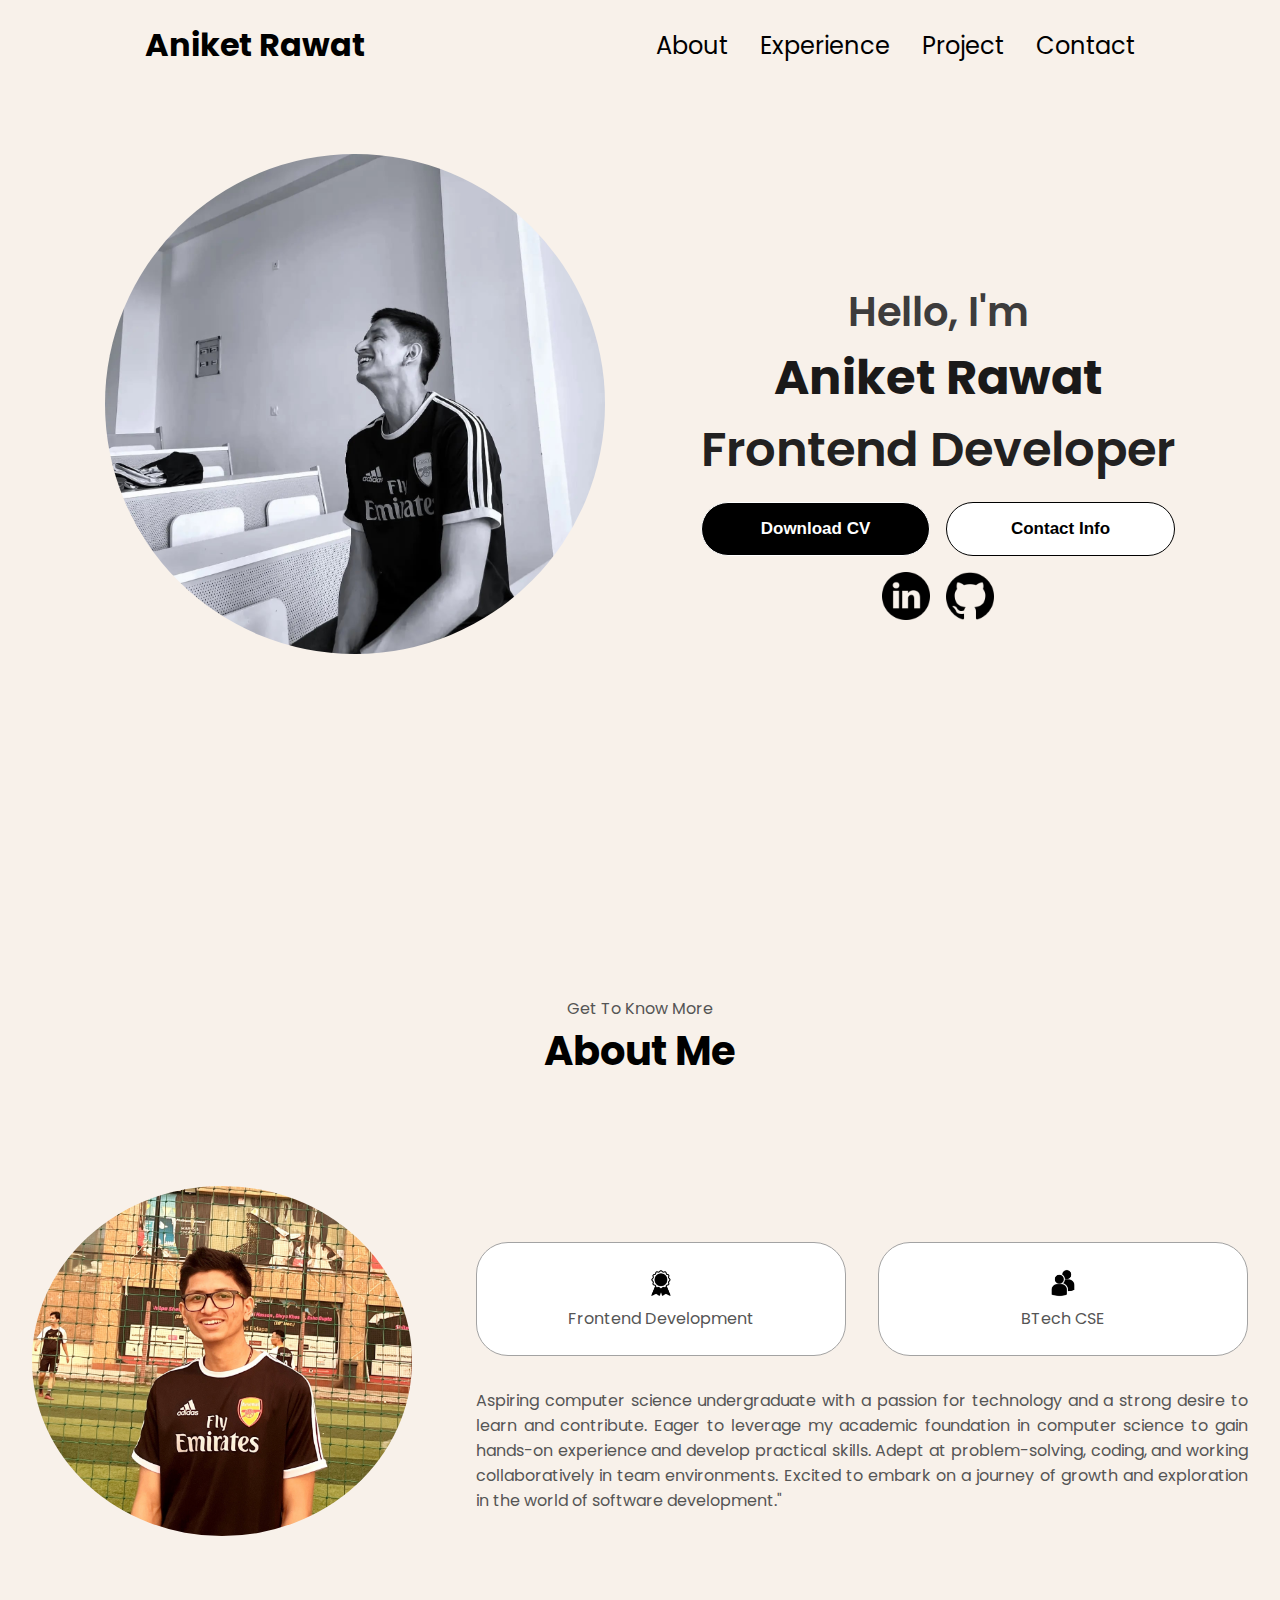
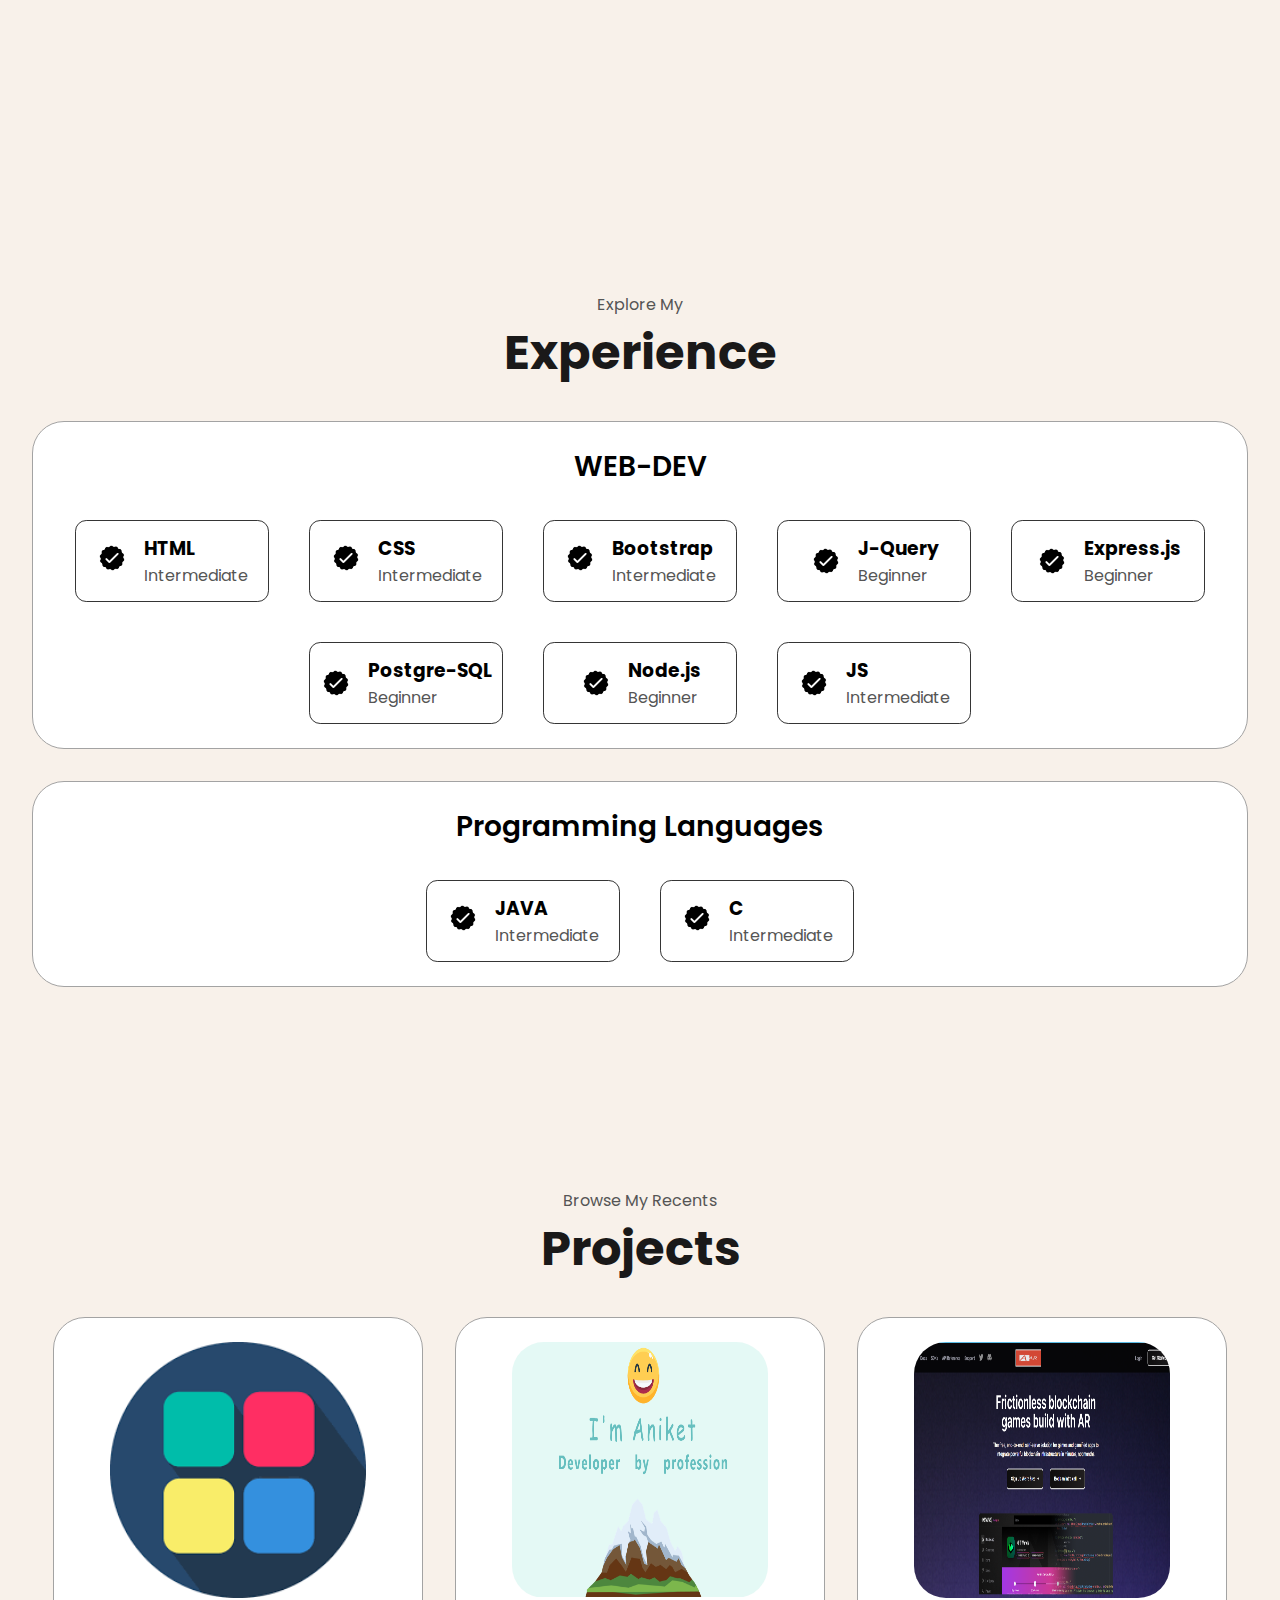
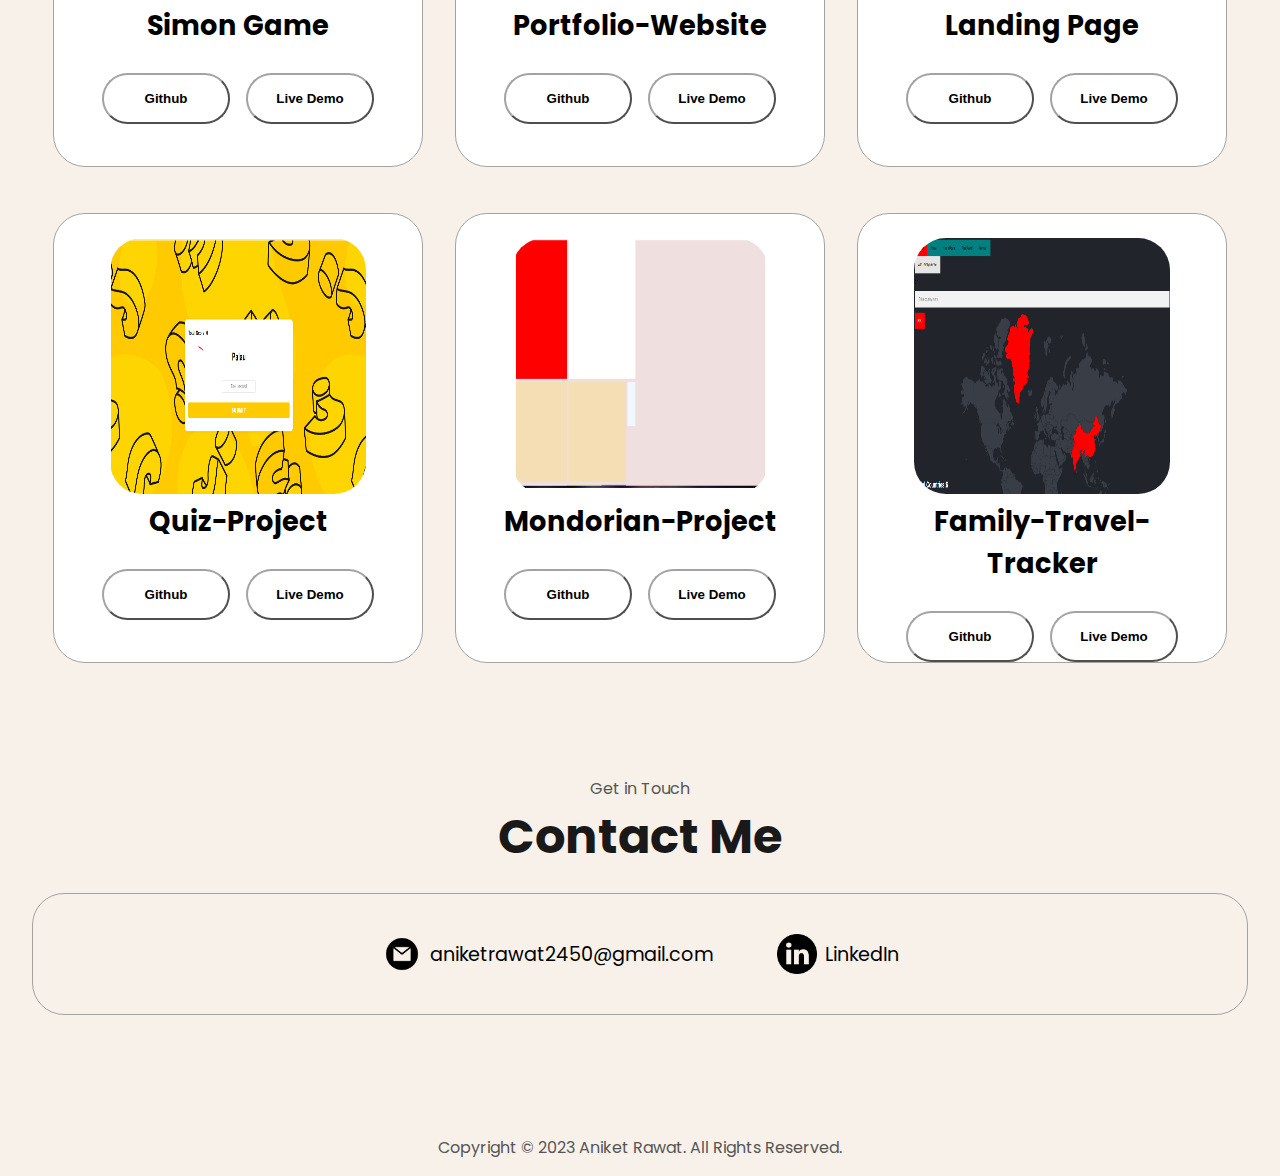
<file: index.html>
<!DOCTYPE html>
<html lang="en">
  <head>
    <meta charset="UTF-8" />
    <meta name="viewport" content="width=device-width, initial-scale=1.0" />
    <title>My portfolio</title>
    <link rel="stylesheet" href="style.css" />
    <link rel="stylesheet" href="mediaqueries.css" />
  </head>
  <body>
    <!-- Navbar -->
    <nav id="desktop-nav">
      <div class="logo">Aniket Rawat</div>
      <div>
        <ul class="nav-links">
          <li><a class="nav-items" href="#About-page">About</a></li>
          <li><a class="nav-items" href="#experience">Experience</a></li>
          <li><a class="nav-items" href="#projects">Project</a></li>
          <li><a class="nav-items" href="ContactForm.html">Contact</a></li>
        </ul>
      </div>
    </nav>

    <!-- Profile Page -->
    <section id="profile">
      <div class="section-container">
        <div class="section__pic-container">
          <img
            src="./Asset/1705903536362.jpg"
            alt="This is a profile picture"
          />
        </div>
        <div class="section__text">
          <div class="intro">
            <p class="section__text__p1">Hello, I'm</p>
            <h1 class="title">Aniket Rawat</h1>
            <p class="section__text__p2">Frontend Developer</p>
          </div>
          <div class="btn-container">
            <button
              class="btn btn-color-2"
              onclick="window.open('./Asset/Resume.pdf')"
            >
              Download CV
            </button>
            <button class="btn btn-color-1" onclick="openContactForm()">
              Contact Info
            </button>
          </div>
          <div id="socials-container">
            <img
              src="./Asset/linkedin.png"
              alt="My LinkedIn Profile"
              class="icon"
              onclick="location.href='https://www.linkedin.com/in/aniket-rawat-a264b3227/'"
            />
            <img
              src="./Asset/github.png"
              alt="My github Profile Profile"
              class="icon"
              onclick="location.href='https://github.com/Aniket2562003/'"
            />
          </div>
        </div>
      </div>
    </section>
    <!-- About Page  -->
    <section id="About-page">
      <p class="p1">Get To Know More</p>
      <h1>About Me</h1>
      <div class="About-Container">
        <div class="About-pic-container">
          <img src="./Asset/Aniket.jpg" alt="This is an Image" />
        </div>
        <div class="About-Container-intro">
          <div class="About-Container-intro-1">
            <div class="E-C Experience-container">
              <img src="./Asset/experience.png" alt="Logo for experience" />
              <!-- <p>2+ years</p> -->
              <p>Frontend Development</p>
            </div>
            <div class="E-C Education-Qualification-Container">
              <img src="./Asset/education.png" alt="Education Logo" />
              <p>BTech CSE</p>
              <!-- <p>MTech Masters Degree</p> -->
            </div>
          </div>
          <div class="About-Container-intro-2">
            <p class="p2">
              Aspiring computer science undergraduate with a passion for
              technology and a strong desire to learn and contribute. Eager to
              leverage my academic foundation in computer science to gain
              hands-on experience and develop practical skills. Adept at
              problem-solving, coding, and working collaboratively in team
              environments. Excited to embark on a journey of growth and
              exploration in the world of software development."
            </p>
          </div>
        </div>
      </div>
    </section>

    <!-- -Experience Section  -->
    <section id="experience">
      <p class="section_text_pq">Explore My</p>
      <h1 class="title">Experience</h1>
      <div class="skills-container">
        <div class="skill-container-1">
          <h1 class="skill-Domain">WEB-DEV</h1>
          <div class="skills">
            <article>
              <div>
                <img
                  class="checkmark-icon"
                  src="./Asset/checkmark.png"
                  alt="This is a checkmark image"
                />
              </div>
              <div>
                <h3>HTML</h3>
                <p>Intermediate</p>
              </div>
            </article>
            <article>
              <div>
                <img
                  class="checkmark-icon"
                  src="./Asset/checkmark.png"
                  alt="This is a checkmark image"
                />
              </div>
              <div>
                <h3>CSS</h3>
                <p>Intermediate</p>
              </div>
            </article>
            <article>
              <div>
                <img
                  class="checkmark-icon"
                  src="./Asset/checkmark.png"
                  alt="This is a checkmark image"
                />
              </div>
              <div>
                <h3>Bootstrap</h3>
                <p>Intermediate</p>
              </div>
            </article>

            <article>
              <div class="checkmark-icon">
                <img
                  class="checkmark-icon"
                  src="./Asset/checkmark.png"
                  alt="This is a checkmark image"
                />
              </div>
              <div>
                <h3>J-Query</h3>
                <p>Beginner</p>
              </div>
            </article>

            <article>
              <div class="checkmark-icon">
                <img
                  class="checkmark-icon"
                  src="./Asset/checkmark.png"
                  alt="This is a checkmark image"
                />
              </div>
              <div>
                <h3>Express.js</h3>
                <p>Beginner</p>
              </div>
            </article>

            <article>
              <div class="checkmark-icon">
                <img
                  class="checkmark-icon"
                  src="./Asset/checkmark.png"
                  alt="This is a checkmark image"
                />
              </div>
              <div>
                <h3>Postgre-SQL</h3>
                <p>Beginner</p>
              </div>
            </article>

            <article>
              <div class="checkmark-icon">
                <img
                  class="checkmark-icon"
                  src="./Asset/checkmark.png"
                  alt="This is a checkmark image"
                />
              </div>
              <div>
                <h3>Node.js</h3>
                <p>Beginner</p>
              </div>
            </article>

            <article>
              <div class="checkmark-icon">
                <img
                  class="checkmark-icon"
                  src="./Asset/checkmark.png"
                  alt="This is a checkmark image"
                />
              </div>
              <div>
                <h3>JS</h3>
                <p>Intermediate</p>
              </div>
            </article>
          </div>
        </div>

        <div class="skill-container-2">
          <h1 class="skill-Domain">Programming Languages</h1>
          <div class="skills">
            <article>
              <div>
                <img
                  class="checkmark-icon"
                  src="./Asset/checkmark.png"
                  alt="This is a checkmark image"
                />
              </div>
              <div>
                <h3>JAVA</h3>
                <p>Intermediate</p>
              </div>
            </article>
            <article>
              <div>
                <img
                  class="checkmark-icon"
                  src="./Asset/checkmark.png"
                  alt="This is a checkmark image"
                />
              </div>
              <div>
                <h3>C</h3>
                <p>Intermediate</p>
              </div>
            </article>

            <!-- <article>
              <div>
                <img
                  class="checkmark-icon"
                  src="./Asset/checkmark.png"
                  alt="This is a checkmark image"
                />
              </div>
              <div>
                <h3>HTML</h3>
                <p>Experienced</p>
              </div>
            </article> -->
            <!-- <article>
              <div>
                <img
                  class="checkmark-icon"
                  src="./Asset/checkmark.png"
                  alt="This is a checkmark image"
                />
              </div>
              <div>
                <h3>HTML</h3>
                <p>Experienced</p>
              </div>
            </article> -->
            <!-- <article>
              <div>
                <img
                  class="checkmark-icon"
                  src="./Asset/checkmark.png"
                  alt="This is a checkmark image"
                />
              </div>
              <div>
                <h3>HTML</h3>
                <p>Experienced</p>
              </div>
            </article> -->
            <!-- <article>
              <div class="checkmark-icon">
                <img
                  class="checkmark-icon"
                  src="./Asset/checkmark.png"
                  alt="This is a checkmark image"
                />
              </div>
              <div>
                <h3>HTML</h3>
                <p>Experienced</p>
              </div>
            </article> -->
          </div>
        </div>
      </div>
    </section>

    <!-- Projects -->
    <section id="projects">
      <p class="p1">Browse My Recents</p>
      <h1 class="title">Projects</h1>
      <div class="projects-container">
        <div class="project-div project-One">
          <div class="Project-img-container">
            <img class="project-img" src="./Asset/download.png" alt="" />
          </div>
          <h2>Simon Game</h2>
          <div class="projects-container-buttons">
            <button
              onclick="window.location.href='https://github.com/Aniket2562003/Simon-Game'"
            >
              Github
            </button>
            <button
              onclick="window.location.href='https://aniket2562003.github.io/Simon-Game/'"
            >
              Live Demo
            </button>
          </div>
        </div>

        <div class="project-div project-Two">
          <div class="Project-img-container">
            <img
              class="project-img"
              src="./Asset/Capstone-Project-Portfolio.png"
              alt=""
            />
          </div>
          <h2>Portfolio-Website</h2>
          <div class="projects-container-buttons">
            <button
              onclick="window.location.href='https://github.com/Aniket2562003/Capstone_project-Portfolio-Website'"
            >
              Github
            </button>
            <button
              onclick="window.location.href='https://aniket2562003.github.io/Capstone_project-Portfolio-Website/'"
            >
              Live Demo
            </button>
          </div>
        </div>

        <div class="project-div project-Three">
          <div class="Project-img-container">
            <img class="project-img" src="./Asset/Metafab.png" />
          </div>
          <h2>Landing Page</h2>
          <div class="projects-container-buttons">
            <button
              onclick="window.location.href='https://github.com/Aniket2562003/MetaFab_Landing-Page '"
            >
              Github
            </button>
            <button
              onclick="window.location.href='https://aniket2562003.github.io/MetaFab_Landing-Page/'"
            >
              Live Demo
            </button>
          </div>
        </div>

        <div class="project-div project-Three">
          <div class="Project-img-container">
            <img
              class="project-img"
              src="./Asset/Screenshot 2024-01-30 213019.png"
            />
          </div>
          <h2>Quiz-Project</h2>
          <div class="projects-container-buttons">
            <button
              onclick="window.location.href='https://github.com/Aniket2562003/World-Capital-Quiz-Project'"
            >
              Github
            </button>
            <button>Live Demo</button>
          </div>
        </div>

        <div class="project-div project-Three">
          <div class="Project-img-container">
            <img
              class="project-img"
              src="./Asset/Screenshot 2024-01-30 213723.png"
            />
          </div>
          <h2>Mondorian-Project</h2>
          <div class="projects-container-buttons">
            <button
              onclick="window.location.href='https://github.com/Aniket2562003/Mondrian-Project'"
            >
              Github
            </button>
            <button>Live Demo</button>
          </div>
        </div>

        <div class="project-div project-Three">
          <div class="Project-img-container">
            <img
              class="project-img"
              src="./Asset/Screenshot 2024-01-30 214445.png"
            />
          </div>
          <h2>Family-Travel-Tracker</h2>
          <div class="projects-container-buttons">
            <button
              onclick="window.location.href='https://github.com/Aniket2562003/Family-Travel-Tracker'"
            >
              Github
            </button>
            <button>Live Demo</button>
          </div>
        </div>
      </div>
    </section>

    <!-- Contact-Section -->
    <section id="contact">
      <div class="contact-container">
        <p>Get in Touch</p>
        <h1 class="title">Contact Me</h1>
        <div class="contact-info">
          <div class="contact-info-container">
            <img src="./Asset/email.png" alt="Email icon" />
            <p class="email"><a>aniketrawat2450@gmail.com</a></p>
          </div>
          <div class="contact-info-container">
            <img src="./Asset/linkedin.png" alt="Email icon" />
            <p class="Linkedin-link">
              <a href="https://www.linkedin.com/in/aniket-rawat-a264b3227/'"
                >LinkedIn</a
              >
            </p>
          </div>
        </div>
      </div>
    </section>

    <!-- Footer-Page -->
    <footer>
      <div>
        <p>Copyright © 2023 Aniket Rawat. All Rights Reserved.</p>
      </div>
    </footer>
    <script src="script.js"></script>
  </body>
</html>
</file>
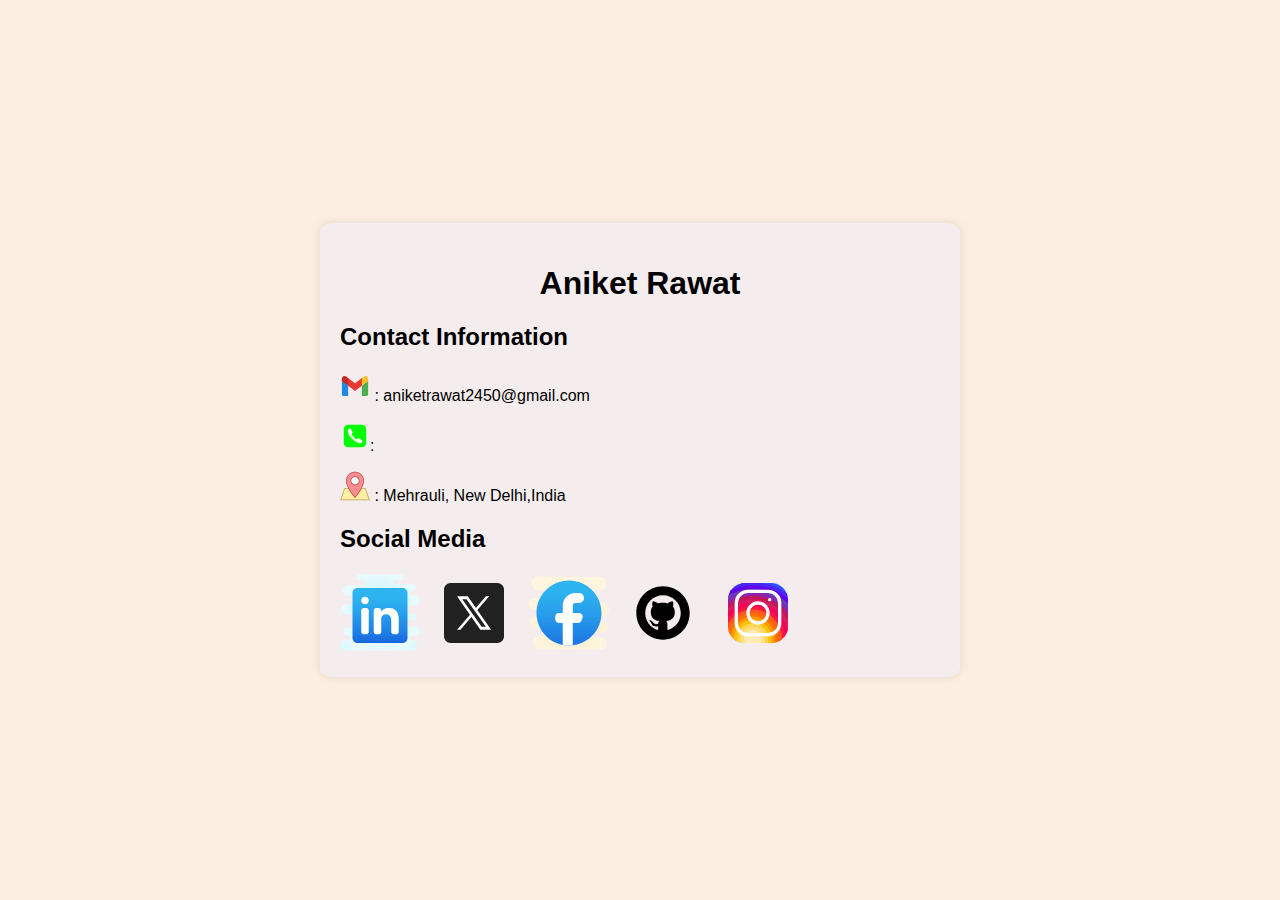
<file: ContactForm.html>
<!DOCTYPE html>
<html lang="en">
  <head>
    <meta charset="UTF-8" />
    <meta name="viewport" content="width=device-width, initial-scale=1.0" />

    <title>Your Portfolio</title>
    <style>
      body {
        font-family: Arial, sans-serif;
        margin: 0;
        display: flex;
        justify-content: center;
        align-items: center;
        height: 100vh;
        background-color: #fcefe2;
      }
      #portfolio-container {
        background-color: rgb(245, 237, 237);
        max-width: 600px;
        width: 100%;
        padding: 20px;
        box-shadow: 0 0 10px rgba(0, 0, 0, 0.1);
        border-radius: 2%;
      }

      h1 {
        color: Aniket;
        text-align: center;
      }

      .contact-info {
        margin-top: 20px;
      }

      .social-media {
        margin-top: 20px;
      }

      .social-icon {
        margin-right: 10px;
        text-decoration: none;
        color: #333;
      }
    </style>
  </head>
  <body>
    <div id="portfolio-container">
      <header>
        <h1 class="Form-name">Aniket Rawat</h1>
      </header>

      <section class="contact-info">
        <h2>Contact Information</h2>
        <p>
          <svg
            xmlns="http://www.w3.org/2000/svg"
            x="0px"
            y="0px"
            width="30"
            height="30"
            viewBox="0 0 48 48"
          >
            <path
              fill="#4caf50"
              d="M45,16.2l-5,2.75l-5,4.75L35,40h7c1.657,0,3-1.343,3-3V16.2z"
            ></path>
            <path
              fill="#1e88e5"
              d="M3,16.2l3.614,1.71L13,23.7V40H6c-1.657,0-3-1.343-3-3V16.2z"
            ></path>
            <polygon
              fill="#e53935"
              points="35,11.2 24,19.45 13,11.2 12,17 13,23.7 24,31.95 35,23.7 36,17"
            ></polygon>
            <path
              fill="#c62828"
              d="M3,12.298V16.2l10,7.5V11.2L9.876,8.859C9.132,8.301,8.228,8,7.298,8h0C4.924,8,3,9.924,3,12.298z"
            ></path>
            <path
              fill="#fbc02d"
              d="M45,12.298V16.2l-10,7.5V11.2l3.124-2.341C38.868,8.301,39.772,8,40.702,8h0 C43.076,8,45,9.924,45,12.298z"
            ></path>
          </svg>

          : aniketrawat2450@gmail.com
        </p>
        <p>
          <svg
            xmlns="http://www.w3.org/2000/svg"
            x="0px"
            y="0px"
            width="30"
            height="30"
            viewBox="0 0 48 48"
          >
            <path
              fill="#0f0"
              d="M13,42h22c3.866,0,7-3.134,7-7V13c0-3.866-3.134-7-7-7H13c-3.866,0-7,3.134-7,7v22	C6,38.866,9.134,42,13,42z"
            ></path>
            <path
              fill="#fff"
              d="M35.45,31.041l-4.612-3.051c-0.563-0.341-1.267-0.347-1.836-0.017c0,0,0,0-1.978,1.153	c-0.265,0.154-0.52,0.183-0.726,0.145c-0.262-0.048-0.442-0.191-0.454-0.201c-1.087-0.797-2.357-1.852-3.711-3.205	c-1.353-1.353-2.408-2.623-3.205-3.711c-0.009-0.013-0.153-0.193-0.201-0.454c-0.037-0.206-0.009-0.46,0.145-0.726	c1.153-1.978,1.153-1.978,1.153-1.978c0.331-0.569,0.324-1.274-0.017-1.836l-3.051-4.612c-0.378-0.571-1.151-0.722-1.714-0.332	c0,0-1.445,0.989-1.922,1.325c-0.764,0.538-1.01,1.356-1.011,2.496c-0.002,1.604,1.38,6.629,7.201,12.45l0,0l0,0l0,0l0,0	c5.822,5.822,10.846,7.203,12.45,7.201c1.14-0.001,1.958-0.248,2.496-1.011c0.336-0.477,1.325-1.922,1.325-1.922	C36.172,32.192,36.022,31.419,35.45,31.041z"
            ></path></svg
          >: 
        </p>
        <p>
          <img
            src="[data-uri]"
          />
          : Mehrauli, New Delhi,India
        </p>
      </section>

      <section class="social-media">
        <h2>Social Media</h2>

        <a
          href="https://www.linkedin.com/in/aniket-rawat-a264b3227"
          target="_blank"
          class="social-icon"
        >
          <svg
            xmlns="http://www.w3.org/2000/svg"
            x="0px"
            y="0px"
            width="80"
            height="80"
            viewBox="0 0 64 64"
          >
            <radialGradient
              id="jAVUMfCM1liBjYZwQpghOa_118979_gr1"
              cx="32"
              cy="31.5"
              r="31.259"
              gradientUnits="userSpaceOnUse"
              spreadMethod="reflect"
            >
              <stop offset="0" stop-color="#c5f1ff"></stop>
              <stop offset=".35" stop-color="#cdf3ff"></stop>
              <stop offset=".907" stop-color="#e4faff"></stop>
              <stop offset="1" stop-color="#e9fbff"></stop>
            </radialGradient>
            <path
              fill="url(#jAVUMfCM1liBjYZwQpghOa_118979_gr1)"
              d="M58,54c-1.105,0-2-0.895-2-2c0-1.105,0.895-2,2-2h2.5c1.925,0,3.5-1.575,3.5-3.5 S62.425,43,60.5,43H50c-1.381,0-2.5-1.119-2.5-2.5c0-1.381,1.119-2.5,2.5-2.5h8c1.65,0,3-1.35,3-3c0-1.65-1.35-3-3-3H42v-6h18 c2.335,0,4.22-2.028,3.979-4.41C63.77,19.514,61.897,18,59.811,18H58c-1.105,0-2-0.895-2-2c0-1.105,0.895-2,2-2h0.357 c1.308,0,2.499-0.941,2.63-2.242C61.137,10.261,59.966,9,58.5,9h-14C43.672,9,43,8.328,43,7.5S43.672,6,44.5,6h3.857 c1.308,0,2.499-0.941,2.63-2.242C51.137,2.261,49.966,1,48.5,1L15.643,1c-1.308,0-2.499,0.941-2.63,2.242 C12.863,4.739,14.034,6,15.5,6H19c1.105,0,2,0.895,2,2c0,1.105-0.895,2-2,2H6.189c-2.086,0-3.958,1.514-4.168,3.59 C1.78,15.972,3.665,18,6,18h2.5c1.933,0,3.5,1.567,3.5,3.5c0,1.933-1.567,3.5-3.5,3.5H5.189c-2.086,0-3.958,1.514-4.168,3.59 C0.78,30.972,2.665,33,5,33h17v11H6c-1.65,0-3,1.35-3,3c0,1.65,1.35,3,3,3h0c1.105,0,2,0.895,2,2c0,1.105-0.895,2-2,2H4.189 c-2.086,0-3.958,1.514-4.168,3.59C-0.22,59.972,1.665,62,4,62h53.811c2.086,0,3.958-1.514,4.168-3.59C62.22,56.028,60.335,54,58,54z"
            ></path>
            <linearGradient
              id="jAVUMfCM1liBjYZwQpghOb_118979_gr2"
              x1="32"
              x2="32"
              y1="59.381"
              y2="15.381"
              gradientUnits="userSpaceOnUse"
              spreadMethod="reflect"
            >
              <stop offset="0" stop-color="#155cde"></stop>
              <stop offset=".278" stop-color="#1f7fe5"></stop>
              <stop offset=".569" stop-color="#279ceb"></stop>
              <stop offset=".82" stop-color="#2cafef"></stop>
              <stop offset="1" stop-color="#2eb5f0"></stop>
            </linearGradient>
            <path
              fill="url(#jAVUMfCM1liBjYZwQpghOb_118979_gr2)"
              d="M50,12H14c-2.209,0-4,1.791-4,4v36c0,2.209,1.791,4,4,4h36c2.209,0,4-1.791,4-4V16 C54,13.791,52.209,12,50,12z"
            ></path>
            <path
              fill="#fff"
              d="M19 28h2c1.105 0 2 .895 2 2v17c0 1.105-.895 2-2 2h-2c-1.105 0-2-.895-2-2V30C17 28.895 17.895 28 19 28zM19.981 25h-.033C18.158 25 17 23.664 17 22c0-1.706 1.195-3 3.019-3 1.823 0 2.948 1.294 2.981 3C23 23.664 21.842 25 19.981 25zM45 49h-2c-1.105 0-2-.895-2-2v-9.372c0-2.749-1.506-4.624-4.239-4.624-1.953 0-3.133 1.265-3.626 2.485C32.954 35.929 33 37.14 33 37.75V47c0 1.105-.888 2-1.993 2H29c-1.105 0-2-.895-2-2V30c0-1.105.895-2 2-2h2.007c1.105 0 2 .895 2 2v1.021C33.911 29.625 35.564 28 39.173 28 43.646 28 47 30.563 47 36.842V47C47 48.105 46.105 49 45 49z"
            ></path>
          </svg>
        </a>

        <a
          href="https://twitter.com/ANIKETR21304710"
          target="_blank"
          class="social-icon"
        >
          <svg
            xmlns="http://www.w3.org/2000/svg"
            x="0px"
            y="0px"
            width="80"
            height="80"
            viewBox="0 0 48 48"
          >
            <path
              fill="#212121"
              fill-rule="evenodd"
              d="M38,42H10c-2.209,0-4-1.791-4-4V10c0-2.209,1.791-4,4-4h28	c2.209,0,4,1.791,4,4v28C42,40.209,40.209,42,38,42z"
              clip-rule="evenodd"
            ></path>
            <path
              fill="#fff"
              d="M34.257,34h-6.437L13.829,14h6.437L34.257,34z M28.587,32.304h2.563L19.499,15.696h-2.563 L28.587,32.304z"
            ></path>
            <polygon
              fill="#fff"
              points="15.866,34 23.069,25.656 22.127,24.407 13.823,34"
            ></polygon>
            <polygon
              fill="#fff"
              points="24.45,21.721 25.355,23.01 33.136,14 31.136,14"
            ></polygon>
          </svg>
        </a>

        <a
          href="https://www.facebook.com/aniket.rawat.52687506"
          target="_blank"
          class="social-icon"
        >
          <svg
            xmlns="http://www.w3.org/2000/svg"
            x="0px"
            y="0px"
            width="80"
            height="80"
            viewBox="0 0 64 64"
          >
            <radialGradient
              id="nT5WH7nXAOiS46rXmee3Oa_msQ6HdxpqUmi_gr1"
              cx="33.34"
              cy="27.936"
              r="43.888"
              gradientTransform="matrix(1 0 0 -1 0 66)"
              gradientUnits="userSpaceOnUse"
            >
              <stop offset="0" stop-color="#f4e9c3"></stop>
              <stop offset=".219" stop-color="#f8eecd"></stop>
              <stop offset=".644" stop-color="#fdf4dc"></stop>
              <stop offset="1" stop-color="#fff6e1"></stop>
            </radialGradient>
            <path
              fill="url(#nT5WH7nXAOiS46rXmee3Oa_msQ6HdxpqUmi_gr1)"
              d="M51.03,37.34c0.16,0.98,1.08,1.66,2.08,1.66h5.39c2.63,0,4.75,2.28,4.48,4.96	C62.74,46.3,60.64,48,58.29,48H49c-1.22,0-2.18,1.08-1.97,2.34c0.16,0.98,1.08,1.66,2.08,1.66h8.39c1.24,0,2.37,0.5,3.18,1.32	C61.5,54.13,62,55.26,62,56.5c0,2.49-2.01,4.5-4.5,4.5h-49c-1.52,0-2.9-0.62-3.89-1.61C3.62,58.4,3,57.02,3,55.5	C3,52.46,5.46,50,8.5,50H14c1.22,0,2.18-1.08,1.97-2.34C15.81,46.68,14.89,44,13.89,44H5.5c-2.63,0-4.75-2.28-4.48-4.96	C1.26,36.7,3.36,35,5.71,35H8c1.71,0,3.09-1.43,3-3.16C10.91,30.22,9.45,29,7.83,29H4.5c-2.63,0-4.75-2.28-4.48-4.96	C0.26,21.7,2.37,20,4.71,20H20c0.83,0,1.58-0.34,2.12-0.88C22.66,18.58,23,17.83,23,17c0-1.66-1.34-3-3-3h-1.18	c-0.62-0.09-1.43,0-2.32,0h-9c-1.52,0-2.9-0.62-3.89-1.61S2,10.02,2,8.5C2,5.46,4.46,3,7.5,3h49c3.21,0,5.8,2.79,5.47,6.06	C61.68,11.92,60.11,14,57.24,14H52c-2.76,0-5,2.24-5,5c0,1.38,0.56,2.63,1.46,3.54C49.37,23.44,50.62,24,52,24h6.5	c3.21,0,5.8,2.79,5.47,6.06C63.68,32.92,61.11,35,58.24,35H53C51.78,35,50.82,36.08,51.03,37.34z"
            ></path>
            <linearGradient
              id="nT5WH7nXAOiS46rXmee3Ob_msQ6HdxpqUmi_gr2"
              x1="32"
              x2="32"
              y1="-3.34"
              y2="59.223"
              gradientTransform="matrix(1 0 0 -1 0 66)"
              gradientUnits="userSpaceOnUse"
            >
              <stop offset="0" stop-color="#155cde"></stop>
              <stop offset=".278" stop-color="#1f7fe5"></stop>
              <stop offset=".569" stop-color="#279ceb"></stop>
              <stop offset=".82" stop-color="#2cafef"></stop>
              <stop offset="1" stop-color="#2eb5f0"></stop>
            </linearGradient>
            <path
              fill="url(#nT5WH7nXAOiS46rXmee3Ob_msQ6HdxpqUmi_gr2)"
              d="M58,32c0,13.35-10.05,24.34-23,25.83C34.02,57.94,33.01,58,32,58c-1.71,0-3.38-0.17-5-0.49	C15.03,55.19,6,44.65,6,32C6,17.64,17.64,6,32,6S58,17.64,58,32z"
            ></path>
            <path
              fill="#fff"
              d="M42.8,36.05l-0.76,2C41.6,39.22,40.46,40,39.19,40H35v17.83C34.02,57.94,33.01,58,32,58	c-1.71,0-3.38-0.17-5-0.49V40h-2.95C22.36,40,21,38.66,21,37v-2c0-1.66,1.36-3,3.05-3H27v-6c0-5.51,4.49-10,10-10h3	c2.21,0,4,1.79,4,4s-1.79,4-4,4h-3c-1.1,0-2,0.9-2,2v6h4.95C42.08,32,43.55,34.09,42.8,36.05z"
            ></path>
          </svg>
        </a>
        <a
          href=" https://github.com/Aniket2562003"
          target="_blank"
          class="social-icon"
        >
          <svg
            xmlns="http://www.w3.org/2000/svg"
            x="0px"
            y="0px"
            width="80"
            height="80"
            viewBox="0 0 72 72"
          >
            <path
              d="M 36 12 C 22.745 12 12 22.745 12 36 C 12 49.255 22.745 60 36 60 C 49.255 60 60 49.255 60 36 C 60 22.745 49.255 12 36 12 z M 36 20 C 44.837 20 52 27.163 52 36 C 52 43.284178 47.128298 49.420174 40.46875 51.355469 C 40.198559 51.103128 39.941627 50.74363 39.953125 50.285156 C 39.980125 49.233156 39.953125 46.778953 39.953125 45.876953 C 39.953125 44.328953 38.972656 43.230469 38.972656 43.230469 C 38.972656 43.230469 46.654297 43.316141 46.654297 35.119141 C 46.654297 31.957141 45.003906 30.310547 45.003906 30.310547 C 45.003906 30.310547 45.872125 26.933953 44.703125 25.501953 C 43.393125 25.359953 41.046922 26.753297 40.044922 27.404297 C 40.044922 27.404297 38.457406 26.753906 35.816406 26.753906 C 33.175406 26.753906 31.587891 27.404297 31.587891 27.404297 C 30.586891 26.753297 28.239687 25.360953 26.929688 25.501953 C 25.760688 26.933953 26.628906 30.310547 26.628906 30.310547 C 26.628906 30.310547 24.974609 31.956141 24.974609 35.119141 C 24.974609 43.316141 32.65625 43.230469 32.65625 43.230469 C 32.65625 43.230469 31.782197 44.226723 31.693359 45.652344 C 31.180078 45.833418 30.48023 46.048828 29.8125 46.048828 C 28.2025 46.048828 26.978297 44.483766 26.529297 43.759766 C 26.086297 43.045766 25.178031 42.447266 24.332031 42.447266 C 23.775031 42.447266 23.503906 42.726922 23.503906 43.044922 C 23.503906 43.362922 24.285781 43.585781 24.800781 44.175781 C 25.887781 45.420781 25.866281 48.21875 29.738281 48.21875 C 30.196553 48.21875 31.021102 48.11542 31.677734 48.025391 C 31.674106 48.90409 31.663893 49.74536 31.677734 50.285156 C 31.688158 50.700354 31.476914 51.032045 31.236328 51.279297 C 24.726159 49.25177 20 43.177886 20 36 C 20 27.163 27.163 20 36 20 z"
            ></path>
          </svg>
        </a>
        <!-- <a href="" target="_blank" class="social-icon"> -->
          <svg
            xmlns="http://www.w3.org/2000/svg"
            x="0px"
            y="0px"
            width="80"
            height="80"
            viewBox="0 0 48 48"
          >
            <path
              fill="#304ffe"
              d="M41.67,13.48c-0.4,0.26-0.97,0.5-1.21,0.77c-0.09,0.09-0.14,0.19-0.12,0.29v1.03l-0.3,1.01l-0.3,1l-0.33,1.1 l-0.68,2.25l-0.66,2.22l-0.5,1.67c0,0.26-0.01,0.52-0.03,0.77c-0.07,0.96-0.27,1.88-0.59,2.74c-0.19,0.53-0.42,1.04-0.7,1.52 c-0.1,0.19-0.22,0.38-0.34,0.56c-0.4,0.63-0.88,1.21-1.41,1.72c-0.41,0.41-0.86,0.79-1.35,1.11c0,0,0,0-0.01,0 c-0.08,0.07-0.17,0.13-0.27,0.18c-0.31,0.21-0.64,0.39-0.98,0.55c-0.23,0.12-0.46,0.22-0.7,0.31c-0.05,0.03-0.11,0.05-0.16,0.07 c-0.57,0.27-1.23,0.45-1.89,0.54c-0.04,0.01-0.07,0.01-0.11,0.02c-0.4,0.07-0.79,0.13-1.19,0.16c-0.18,0.02-0.37,0.03-0.55,0.03 l-0.71-0.04l-3.42-0.18c0-0.01-0.01,0-0.01,0l-1.72-0.09c-0.13,0-0.27,0-0.4-0.01c-0.54-0.02-1.06-0.08-1.58-0.19 c-0.01,0-0.01,0-0.01,0c-0.95-0.18-1.86-0.5-2.71-0.93c-0.47-0.24-0.93-0.51-1.36-0.82c-0.18-0.13-0.35-0.27-0.52-0.42 c-0.48-0.4-0.91-0.83-1.31-1.27c-0.06-0.06-0.11-0.12-0.16-0.18c-0.06-0.06-0.12-0.13-0.17-0.19c-0.38-0.48-0.7-0.97-0.96-1.49 c-0.24-0.46-0.43-0.95-0.58-1.49c-0.06-0.19-0.11-0.37-0.15-0.57c-0.01-0.01-0.02-0.03-0.02-0.05c-0.1-0.41-0.19-0.84-0.24-1.27 c-0.06-0.33-0.09-0.66-0.09-1c-0.02-0.13-0.02-0.27-0.02-0.4l1.91-2.95l1.87-2.88l0.85-1.31l0.77-1.18l0.26-0.41v-1.03 c0.02-0.23,0.03-0.47,0.02-0.69c-0.01-0.7-0.15-1.38-0.38-2.03c-0.22-0.69-0.53-1.34-0.85-1.94c-0.38-0.69-0.78-1.31-1.11-1.87 C14,7.4,13.66,6.73,13.75,6.26C14.47,6.09,15.23,6,16,6h16c4.18,0,7.78,2.6,9.27,6.26C41.43,12.65,41.57,13.06,41.67,13.48z"
            ></path>
            <path
              fill="#4928f4"
              d="M42,16v0.27l-1.38,0.8l-0.88,0.51l-0.97,0.56l-1.94,1.13l-1.9,1.1l-1.94,1.12l-0.77,0.45 c0,0.48-0.12,0.92-0.34,1.32c-0.31,0.58-0.83,1.06-1.49,1.47c-0.67,0.41-1.49,0.74-2.41,0.98c0,0,0-0.01-0.01,0 c-3.56,0.92-8.42,0.5-10.78-1.26c-0.66-0.49-1.12-1.09-1.32-1.78c-0.06-0.23-0.09-0.48-0.09-0.73v-7.19 c0.01-0.15-0.09-0.3-0.27-0.45c-0.54-0.43-1.81-0.84-3.23-1.25c-1.11-0.31-2.3-0.62-3.3-0.92c-0.79-0.24-1.46-0.48-1.86-0.71 c0.18-0.35,0.39-0.7,0.61-1.03c1.4-2.05,3.54-3.56,6.02-4.13C14.47,6.09,15.23,6,16,6h10.8c5.37,0.94,10.32,3.13,14.47,6.26 c0.16,0.39,0.3,0.8,0.4,1.22c0.18,0.66,0.29,1.34,0.32,2.05C42,15.68,42,15.84,42,16z"
            ></path>
            <path
              fill="#6200ea"
              d="M42,16v4.41l-0.22,0.68l-0.75,2.33l-0.78,2.4l-0.41,1.28l-0.38,1.19l-0.37,1.13l-0.36,1.12l-0.19,0.59 l-0.25,0.78c0,0.76-0.02,1.43-0.07,2c-0.01,0.06-0.02,0.12-0.02,0.18c-0.06,0.53-0.14,0.98-0.27,1.36 c-0.01,0.06-0.03,0.12-0.05,0.17c-0.26,0.72-0.65,1.18-1.23,1.48c-0.14,0.08-0.3,0.14-0.47,0.2c-0.53,0.18-1.2,0.27-2.02,0.32 c-0.6,0.04-1.29,0.05-2.07,0.05H31.4l-1.19-0.05L30,37.61l-2.17-0.09l-2.2-0.09l-7.25-0.3l-1.88-0.08h-0.26 c-0.78-0.01-1.45-0.06-2.03-0.14c-0.84-0.13-1.49-0.35-1.98-0.68c-0.7-0.45-1.11-1.11-1.35-2.03c-0.06-0.22-0.11-0.45-0.14-0.7 c-0.1-0.58-0.15-1.25-0.18-2c0-0.15,0-0.3-0.01-0.46c-0.01-0.01,0-0.01,0-0.01v-0.58c-0.01-0.29-0.01-0.59-0.01-0.9l0.05-1.61 l0.03-1.15l0.04-1.34v-0.19l0.07-2.46l0.07-2.46l0.07-2.31l0.06-2.27l0.02-0.6c0-0.31-1.05-0.49-2.22-0.64 c-0.93-0.12-1.95-0.23-2.56-0.37c0.05-0.23,0.1-0.46,0.16-0.68c0.18-0.72,0.45-1.4,0.79-2.05c0.18-0.35,0.39-0.7,0.61-1.03 c2.16-0.95,4.41-1.69,6.76-2.17c2.06-0.43,4.21-0.66,6.43-0.66c7.36,0,14.16,2.49,19.54,6.69c0.52,0.4,1.03,0.83,1.53,1.28 C42,15.68,42,15.84,42,16z"
            ></path>
            <path
              fill="#673ab7"
              d="M42,18.37v4.54l-0.55,1.06l-1.05,2.05l-0.56,1.08l-0.51,0.99l-0.22,0.43c0,0.31,0,0.61-0.02,0.9 c0,0.43-0.02,0.84-0.05,1.22c-0.04,0.45-0.1,0.86-0.16,1.24c-0.15,0.79-0.36,1.47-0.66,2.03c-0.04,0.07-0.08,0.14-0.12,0.2 c-0.11,0.18-0.24,0.35-0.38,0.51c-0.18,0.22-0.38,0.41-0.61,0.57c-0.34,0.26-0.74,0.47-1.2,0.63c-0.57,0.21-1.23,0.35-2.01,0.43 c-0.51,0.05-1.07,0.08-1.68,0.08l-0.42,0.02l-2.08,0.12h-0.01L27.5,36.6l-2.25,0.13l-3.1,0.18l-3.77,0.22l-0.55,0.03 c-0.51,0-0.99-0.03-1.45-0.09c-0.05-0.01-0.09-0.02-0.14-0.02c-0.68-0.11-1.3-0.29-1.86-0.54c-0.68-0.3-1.27-0.7-1.77-1.18 c-0.44-0.43-0.82-0.92-1.13-1.47c-0.07-0.13-0.14-0.25-0.2-0.39c-0.3-0.59-0.54-1.25-0.72-1.97c-0.03-0.12-0.06-0.25-0.08-0.38 c-0.06-0.23-0.11-0.47-0.14-0.72c-0.11-0.64-0.17-1.32-0.2-2.03v-0.01c-0.01-0.29-0.02-0.57-0.02-0.87l-0.49-1.17l-0.07-0.18 L9.5,25.99L8.75,24.2l-0.12-0.29l-0.72-1.73l-0.8-1.93c0,0,0,0-0.01,0L6.29,18.3L6,17.59V16c0-0.63,0.06-1.25,0.17-1.85 c0.05-0.23,0.1-0.46,0.16-0.68c0.85-0.49,1.74-0.94,2.65-1.34c2.08-0.93,4.31-1.62,6.62-2.04c1.72-0.31,3.51-0.48,5.32-0.48 c7.31,0,13.94,2.65,19.12,6.97c0.2,0.16,0.39,0.32,0.58,0.49C41.09,17.48,41.55,17.91,42,18.37z"
            ></path>
            <path
              fill="#8e24aa"
              d="M42,21.35v5.14l-0.57,1.19l-1.08,2.25l-0.01,0.03c0,0.43-0.02,0.82-0.05,1.17c-0.1,1.15-0.38,1.88-0.84,2.33 c-0.33,0.34-0.74,0.53-1.25,0.63c-0.03,0.01-0.07,0.01-0.1,0.02c-0.16,0.03-0.33,0.05-0.51,0.05c-0.62,0.06-1.35,0.02-2.19-0.04 c-0.09,0-0.19-0.01-0.29-0.02c-0.61-0.04-1.26-0.08-1.98-0.11c-0.39-0.01-0.8-0.02-1.22-0.02h-0.02l-1.01,0.08h-0.01l-2.27,0.16 l-2.59,0.2l-0.38,0.03l-3.03,0.22l-1.57,0.12l-1.55,0.11c-0.27,0-0.53,0-0.79-0.01c0,0-0.01-0.01-0.01,0 c-1.13-0.02-2.14-0.09-3.04-0.26c-0.83-0.14-1.56-0.36-2.18-0.69c-0.64-0.31-1.17-0.75-1.6-1.31c-0.41-0.55-0.71-1.24-0.9-2.07 c0-0.01,0-0.01,0-0.01c-0.14-0.67-0.22-1.45-0.22-2.33l-0.15-0.27L9.7,26.35l-0.13-0.22L9.5,25.99l-0.93-1.65l-0.46-0.83 l-0.58-1.03l-1-1.79L6,19.75v-3.68c0.88-0.58,1.79-1.09,2.73-1.55c1.14-0.58,2.32-1.07,3.55-1.47c1.34-0.44,2.74-0.79,4.17-1.02 c1.45-0.24,2.94-0.36,4.47-0.36c6.8,0,13.04,2.43,17.85,6.47c0.22,0.17,0.43,0.36,0.64,0.54c0.84,0.75,1.64,1.56,2.37,2.41 C41.86,21.18,41.94,21.26,42,21.35z"
            ></path>
            <path
              fill="#c2185b"
              d="M42,24.71v7.23c-0.24-0.14-0.57-0.31-0.98-0.49c-0.22-0.11-0.47-0.22-0.73-0.32 c-0.38-0.17-0.79-0.33-1.25-0.49c-0.1-0.04-0.2-0.07-0.31-0.1c-0.18-0.07-0.37-0.13-0.56-0.19c-0.59-0.18-1.24-0.35-1.92-0.5 c-0.26-0.05-0.53-0.1-0.8-0.14c-0.87-0.15-1.8-0.24-2.77-0.25c-0.08-0.01-0.17-0.01-0.25-0.01l-2.57,0.02l-3.5,0.02h-0.01 l-7.49,0.06c-2.38,0-3.84,0.57-4.72,0.8c0,0-0.01,0-0.01,0.01c-0.93,0.24-1.22,0.09-1.3-1.54c-0.02-0.45-0.03-1.03-0.03-1.74 l-0.56-0.43l-0.98-0.74l-0.6-0.46l-0.12-0.09L8.88,24.1l-0.25-0.19l-0.52-0.4l-0.96-0.72L6,21.91v-3.4 c0.1-0.08,0.19-0.15,0.29-0.21c1.45-1,3-1.85,4.64-2.54c1.46-0.62,3-1.11,4.58-1.46c0.43-0.09,0.87-0.18,1.32-0.24 c1.33-0.23,2.7-0.34,4.09-0.34c6.01,0,11.53,2.09,15.91,5.55c0.66,0.52,1.3,1.07,1.9,1.66c0.82,0.78,1.59,1.61,2.3,2.49 c0.14,0.18,0.28,0.36,0.42,0.55C41.64,24.21,41.82,24.46,42,24.71z"
            ></path>
            <path
              fill="#d81b60"
              d="M42,28.72V32c0,0.65-0.06,1.29-0.18,1.91c-0.18,0.92-0.49,1.8-0.91,2.62c-0.22,0.05-0.47,0.05-0.75,0.01 c-0.63-0.11-1.37-0.44-2.17-0.87c-0.04-0.01-0.08-0.03-0.11-0.05c-0.25-0.13-0.51-0.27-0.77-0.43c-0.53-0.29-1.09-0.61-1.65-0.91 c-0.12-0.06-0.24-0.12-0.35-0.18c-0.64-0.33-1.3-0.63-1.96-0.86c0,0,0,0-0.01,0c-0.14-0.05-0.29-0.1-0.44-0.14 c-0.57-0.16-1.15-0.26-1.71-0.26l-1.1-0.32l-4.87-1.41c0,0,0,0-0.01,0l-2.99-0.87h-0.01l-1.3-0.38c-3.76,0-6.07,1.6-7.19,0.99 c-0.44-0.23-0.7-0.81-0.79-1.95c-0.03-0.32-0.04-0.68-0.04-1.1l-1.17-0.57l-0.05-0.02h-0.01l-0.84-0.42L9.7,26.35l-0.07-0.03 l-0.17-0.09L7.5,25.28L6,24.55v-3.43c0.17-0.15,0.35-0.29,0.53-0.43c0.19-0.15,0.38-0.29,0.57-0.44c0.01,0,0.01,0,0.01,0 c1.18-0.85,2.43-1.6,3.76-2.22c1.55-0.74,3.2-1.31,4.91-1.68c0.25-0.06,0.51-0.12,0.77-0.16c1.42-0.27,2.88-0.41,4.37-0.41 c5.27,0,10.11,1.71,14.01,4.59c1.13,0.84,2.18,1.77,3.14,2.78c0.79,0.83,1.52,1.73,2.18,2.67c0.05,0.07,0.1,0.14,0.15,0.2 c0.37,0.54,0.71,1.09,1.03,1.66C41.64,28.02,41.82,28.37,42,28.72z"
            ></path>
            <path
              fill="#f50057"
              d="M41.82,33.91c-0.18,0.92-0.49,1.8-0.91,2.62c-0.19,0.37-0.4,0.72-0.63,1.06c-0.14,0.21-0.29,0.41-0.44,0.6 c-0.36-0.14-0.89-0.34-1.54-0.56c0,0,0,0,0-0.01c-0.49-0.17-1.05-0.35-1.65-0.52c-0.17-0.05-0.34-0.1-0.52-0.15 c-0.71-0.19-1.45-0.36-2.17-0.46c-0.6-0.1-1.19-0.16-1.74-0.16l-0.46-0.13h-0.01l-2.42-0.7l-1.49-0.43l-1.66-0.48h-0.01l-0.54-0.15 l-6.53-1.88l-1.88-0.54l-1.4-0.33l-2.28-0.54l-0.28-0.07c0,0,0,0-0.01,0l-2.29-0.53c0-0.01,0-0.01,0-0.01l-0.41-0.09l-0.21-0.05 l-1.67-0.39l-0.19-0.05l-1.42-1.17L6,27.9v-4.08c0.37-0.36,0.75-0.7,1.15-1.03c0.12-0.11,0.25-0.21,0.38-0.31 c0.12-0.1,0.25-0.2,0.38-0.3c0.91-0.69,1.87-1.31,2.89-1.84c1.3-0.7,2.68-1.26,4.13-1.66c0.28-0.09,0.56-0.17,0.85-0.23 c1.64-0.41,3.36-0.62,5.14-0.62c4.47,0,8.63,1.35,12.07,3.66c1.71,1.15,3.25,2.53,4.55,4.1c0.66,0.79,1.26,1.62,1.79,2.5 c0.05,0.07,0.09,0.13,0.13,0.2c0.32,0.53,0.62,1.08,0.89,1.64c0.25,0.5,0.47,1,0.67,1.52C41.34,32.25,41.6,33.07,41.82,33.91z"
            ></path>
            <path
              fill="#ff1744"
              d="M40.28,37.59c-0.14,0.21-0.29,0.41-0.44,0.6c-0.44,0.55-0.92,1.05-1.46,1.49c-0.47,0.39-0.97,0.74-1.5,1.04 c-0.2-0.05-0.4-0.11-0.61-0.19c-0.66-0.23-1.35-0.61-1.99-1.01c-0.96-0.61-1.79-1.27-2.16-1.57c-0.14-0.12-0.21-0.18-0.21-0.18 l-1.7-0.15L30,37.6l-2.2-0.19l-2.28-0.2l-3.37-0.3l-5.34-0.47l-0.02-0.01l-1.88-0.91l-1.9-0.92l-1.53-0.74l-0.33-0.16l-0.41-0.2 l-1.42-0.69L7.43,31.9l-0.59-0.29L6,31.35v-4.47c0.47-0.56,0.97-1.09,1.5-1.6c0.34-0.32,0.7-0.64,1.07-0.94 c0.06-0.05,0.12-0.1,0.18-0.14c0.04-0.05,0.09-0.08,0.13-0.1c0.59-0.48,1.21-0.91,1.85-1.3c0.74-0.47,1.52-0.89,2.33-1.24 c0.87-0.39,1.78-0.72,2.72-0.97c1.63-0.46,3.36-0.7,5.14-0.7c4.08,0,7.85,1.24,10.96,3.37c1.99,1.36,3.71,3.08,5.07,5.07 c0.45,0.64,0.85,1.32,1.22,2.02c0.13,0.26,0.26,0.52,0.37,0.78c0.12,0.25,0.23,0.5,0.34,0.75c0.21,0.52,0.4,1.04,0.57,1.58 c0.32,1,0.56,2.02,0.71,3.08C40.21,36.89,40.25,37.24,40.28,37.59z"
            ></path>
            <path
              fill="#ff5722"
              d="M38.39,39.42c0,0.08,0,0.17-0.01,0.26c-0.47,0.39-0.97,0.74-1.5,1.04c-0.22,0.12-0.44,0.24-0.67,0.34 c-0.23,0.11-0.46,0.21-0.7,0.3c-0.34-0.18-0.8-0.4-1.29-0.61c-0.69-0.31-1.44-0.59-2.02-0.68c-0.14-0.03-0.27-0.04-0.39-0.04 l-1.64-0.21h-0.02l-2.04-0.27l-2.06-0.27l-0.96-0.12l-7.56-0.98c-0.49,0-1.01-0.03-1.55-0.1c-0.66-0.06-1.35-0.16-2.04-0.3 c-0.68-0.12-1.37-0.28-2.03-0.45c-0.69-0.16-1.37-0.35-2-0.53c-0.73-0.22-1.41-0.43-1.98-0.62c-0.47-0.15-0.87-0.29-1.18-0.4 c-0.18-0.43-0.33-0.88-0.44-1.34C6.1,33.66,6,32.84,6,32v-1.67c0.32-0.53,0.67-1.05,1.06-1.54c0.71-0.94,1.52-1.8,2.4-2.56 c0.03-0.04,0.07-0.07,0.1-0.09l0.01-0.01c0.31-0.28,0.63-0.53,0.97-0.77c0.04-0.04,0.08-0.07,0.12-0.1 c0.16-0.12,0.33-0.24,0.51-0.35c1.43-0.97,3.01-1.73,4.7-2.24c1.6-0.48,3.29-0.73,5.05-0.73c3.49,0,6.75,1.03,9.47,2.79 c2.01,1.29,3.74,2.99,5.06,4.98c0.16,0.23,0.31,0.46,0.46,0.7c0.69,1.17,1.26,2.43,1.68,3.75c0.05,0.15,0.09,0.3,0.13,0.46 c0.08,0.27,0.15,0.55,0.21,0.83c0.02,0.07,0.04,0.14,0.06,0.22c0.14,0.63,0.24,1.29,0.31,1.95c0,0.01,0,0.01,0,0.01 C38.36,38.22,38.39,38.82,38.39,39.42z"
            ></path>
            <path
              fill="#ff6f00"
              d="M36.33,39.42c0,0.35-0.02,0.73-0.06,1.11c-0.02,0.18-0.04,0.36-0.06,0.53c-0.23,0.11-0.46,0.21-0.7,0.3 c-0.45,0.17-0.91,0.31-1.38,0.41c-0.32,0.07-0.65,0.13-0.98,0.16h-0.01c-0.31-0.19-0.67-0.42-1.04-0.68 c-0.67-0.47-1.37-1-1.93-1.43c-0.01-0.01-0.01-0.01-0.02-0.02c-0.59-0.45-1.01-0.79-1.01-0.79l-1.06,0.04l-2.04,0.07l-0.95,0.04 l-3.82,0.14l-3.23,0.12c-0.21,0.01-0.46,0.01-0.77,0h-0.01c-0.42-0.01-0.92-0.04-1.47-0.09c-0.64-0.05-1.34-0.11-2.05-0.18 c-0.69-0.08-1.39-0.16-2.06-0.24c-0.74-0.08-1.44-0.17-2.04-0.25c-0.47-0.06-0.88-0.11-1.21-0.15c-0.28-0.32-0.53-0.65-0.77-1.01 c-0.36-0.54-0.67-1.11-0.91-1.72c-0.18-0.43-0.33-0.88-0.44-1.34c0.29-0.89,0.67-1.73,1.12-2.54c0.36-0.66,0.78-1.29,1.24-1.89 c0.45-0.59,0.94-1.14,1.47-1.64v-0.01c0.15-0.15,0.3-0.29,0.45-0.42c0.28-0.26,0.57-0.5,0.87-0.73h0.01 c0.01-0.02,0.02-0.02,0.03-0.03c0.24-0.19,0.49-0.36,0.74-0.53c1.48-1.01,3.15-1.76,4.95-2.2c1.19-0.29,2.44-0.45,3.73-0.45 c2.54,0,4.94,0.61,7.05,1.71h0.01c1.81,0.93,3.41,2.21,4.7,3.75c0.71,0.82,1.32,1.72,1.82,2.67c0.35,0.64,0.65,1.31,0.9,1.99 c0.02,0.06,0.04,0.11,0.06,0.16c0.17,0.5,0.32,1.02,0.45,1.54c0.09,0.37,0.16,0.75,0.22,1.13c0.02,0.12,0.04,0.23,0.05,0.35 C36.28,37.99,36.33,38.7,36.33,39.42z"
            ></path>
            <path
              fill="#ff9800"
              d="M34.28,39.42v0.1c0,0.34-0.03,0.77-0.06,1.23c-0.03,0.34-0.06,0.69-0.09,1.02c-0.32,0.07-0.65,0.13-0.98,0.16 h-0.01C32.76,41.98,32.39,42,32,42h-1.75l-0.38-0.11l-1.97-0.6l-2-0.6l-4.63-1.39l-2-0.6c0,0-0.83,0.33-2,0.72h-0.01 c-0.45,0.15-0.94,0.31-1.46,0.47c-0.65,0.19-1.34,0.38-2.02,0.53c-0.7,0.16-1.39,0.28-2.01,0.33c-0.19,0.02-0.38,0.03-0.55,0.03 c-0.56-0.31-1.1-0.68-1.59-1.09c-0.43-0.36-0.83-0.75-1.2-1.18c-0.28-0.32-0.53-0.65-0.77-1.01c0.07-0.45,0.15-0.89,0.27-1.32 c0.3-1.19,0.77-2.33,1.39-3.37c0.34-0.59,0.72-1.16,1.16-1.69c0.01-0.03,0.04-0.06,0.07-0.08c-0.01-0.01,0-0.01,0-0.01 c0.13-0.17,0.27-0.33,0.41-0.48c0-0.01,0-0.01,0-0.01c0.41-0.44,0.83-0.86,1.29-1.25c0.16-0.13,0.31-0.26,0.48-0.39 c0.03-0.03,0.06-0.05,0.1-0.08c2.25-1.72,5.06-2.76,8.09-2.76c3.44,0,6.57,1.29,8.94,3.41c1.14,1.03,2.11,2.26,2.84,3.63 c0.06,0.1,0.12,0.21,0.17,0.32c0.09,0.18,0.18,0.37,0.26,0.57c0.33,0.72,0.59,1.48,0.77,2.26c0.02,0.08,0.04,0.16,0.06,0.24 c0.08,0.37,0.15,0.75,0.2,1.13C34.24,38.21,34.28,38.81,34.28,39.42z"
            ></path>
            <path
              fill="#ffc107"
              d="M32.22,39.42c0,0.2-0.01,0.42-0.02,0.65c-0.02,0.37-0.05,0.77-0.1,1.18c-0.02,0.25-0.06,0.5-0.1,0.75h-5.48 l-1.06-0.17l-4.14-0.66l-0.59-0.09l-1.35-0.22c-0.59,0-1.87,0.26-3.22,0.51c-0.71,0.13-1.43,0.27-2.08,0.36 c-0.08,0.01-0.16,0.02-0.23,0.03h-0.01c-0.7-0.15-1.38-0.38-2.02-0.68c-0.2-0.09-0.4-0.19-0.6-0.3c-0.56-0.31-1.1-0.68-1.59-1.09 c-0.01-0.12-0.02-0.22-0.02-0.27c0-0.26,0.01-0.51,0.03-0.76c0.04-0.64,0.13-1.26,0.27-1.86c0.22-0.91,0.54-1.79,0.97-2.6 c0.08-0.17,0.17-0.34,0.27-0.5c0.04-0.08,0.09-0.15,0.13-0.23c0.18-0.29,0.38-0.57,0.58-0.85c0.42-0.55,0.89-1.07,1.39-1.54 c0.01,0,0.01,0,0.01,0c0.04-0.04,0.08-0.08,0.12-0.11c0.05-0.04,0.09-0.09,0.14-0.12c0.2-0.18,0.4-0.34,0.61-0.49 c0-0.01,0.01-0.01,0.01-0.01c1.89-1.41,4.23-2.24,6.78-2.24c1.98,0,3.82,0.5,5.43,1.38h0.01c1.38,0.76,2.58,1.79,3.53,3.03 c0.37,0.48,0.7,0.99,0.98,1.53h0.01c0.05,0.1,0.1,0.2,0.15,0.3c0.3,0.59,0.54,1.21,0.72,1.85h0.01c0.01,0.05,0.03,0.1,0.04,0.15 c0.12,0.43,0.22,0.87,0.29,1.32c0.01,0.09,0.02,0.19,0.03,0.28C32.19,38.43,32.22,38.92,32.22,39.42z"
            ></path>
            <path
              fill="#ffd54f"
              d="M30.17,39.31c0,0.16,0,0.33-0.02,0.49v0.01c0,0.01,0,0.01,0,0.01c-0.02,0.72-0.12,1.43-0.28,2.07 c0,0.04-0.01,0.07-0.03,0.11h-4.67l-3.85-0.83l-0.51-0.11l-0.08,0.02l-4.27,0.88L16.27,42H16c-0.64,0-1.27-0.06-1.88-0.18 c-0.09-0.02-0.18-0.04-0.27-0.06h-0.01c-0.7-0.15-1.38-0.38-2.02-0.68c-0.02-0.11-0.04-0.22-0.05-0.33 c-0.07-0.43-0.1-0.88-0.1-1.33c0-0.17,0-0.34,0.01-0.51c0.03-0.54,0.11-1.07,0.23-1.58c0.08-0.38,0.19-0.75,0.32-1.1 c0.11-0.31,0.24-0.61,0.38-0.9c0.12-0.25,0.26-0.49,0.4-0.73c0.14-0.23,0.29-0.45,0.45-0.67c0.4-0.55,0.87-1.06,1.39-1.51 c0.3-0.26,0.63-0.51,0.97-0.73c1.46-0.96,3.21-1.52,5.1-1.52c0.37,0,0.73,0.02,1.08,0.07h0.02c1.07,0.12,2.07,0.42,2.99,0.87 c0.01,0,0.01,0,0.01,0c1.45,0.71,2.68,1.78,3.58,3.1c0.15,0.22,0.3,0.46,0.43,0.7c0.11,0.19,0.21,0.39,0.3,0.59 c0.14,0.31,0.27,0.64,0.38,0.97h0.01c0.11,0.37,0.21,0.74,0.28,1.13v0.01C30.11,38.16,30.17,38.73,30.17,39.31z"
            ></path>
            <path
              fill="#ffe082"
              d="M28.11,39.52v0.03c0,0.59-0.07,1.17-0.21,1.74c-0.05,0.24-0.12,0.48-0.21,0.71h-4.48l-2.29-0.63L18.63,42H16 c-0.64,0-1.27-0.06-1.88-0.18c-0.02-0.03-0.03-0.06-0.04-0.09c-0.14-0.43-0.25-0.86-0.3-1.31c-0.04-0.29-0.06-0.59-0.06-0.9 c0-0.12,0-0.25,0.02-0.37c0.01-0.47,0.08-0.93,0.2-1.37c0.06-0.3,0.15-0.59,0.27-0.87c0.04-0.14,0.1-0.27,0.17-0.4 c0.15-0.34,0.33-0.67,0.53-0.99c0.22-0.32,0.46-0.62,0.73-0.9c0.32-0.36,0.68-0.69,1.09-0.96c0.7-0.51,1.5-0.89,2.37-1.1 c0.58-0.16,1.19-0.24,1.82-0.24c2,0,3.79,0.8,5.09,2.09c0.05,0.05,0.11,0.11,0.16,0.18h0.01c0.14,0.15,0.27,0.3,0.4,0.47 c0.37,0.47,0.68,0.98,0.92,1.54c0.12,0.26,0.22,0.53,0.3,0.81c0.01,0.04,0.02,0.07,0.03,0.11c0.14,0.49,0.23,1,0.25,1.53 C28.1,39.2,28.11,39.36,28.11,39.52z"
            ></path>
            <path
              fill="#ffecb3"
              d="M26.06,39.52c0,0.41-0.05,0.8-0.16,1.17c-0.1,0.4-0.25,0.78-0.44,1.14c-0.03,0.06-0.1,0.17-0.1,0.17h-8.88 c-0.01-0.01-0.02-0.03-0.02-0.04c-0.12-0.19-0.22-0.38-0.3-0.59c-0.2-0.46-0.32-0.96-0.36-1.48c-0.02-0.12-0.02-0.25-0.02-0.37 c0-0.06,0-0.13,0.01-0.19c0.01-0.44,0.07-0.86,0.19-1.25c0.1-0.36,0.23-0.69,0.4-1.01c0,0,0.01-0.01,0.01-0.02 c0.12-0.21,0.25-0.42,0.4-0.62c0.49-0.66,1.14-1.2,1.89-1.55c0.01,0,0.01,0,0.01,0c0.24-0.12,0.49-0.22,0.75-0.29c0,0,0,0,0.01,0 c0.46-0.14,0.96-0.21,1.47-0.21c0.59,0,1.16,0.09,1.68,0.28c0.19,0.05,0.37,0.13,0.55,0.22c0,0,0,0,0.01,0 c0.86,0.41,1.59,1.05,2.09,1.85c0.1,0.15,0.19,0.31,0.27,0.48c0.04,0.07,0.08,0.15,0.11,0.22c0.23,0.52,0.37,1.09,0.41,1.69 c0.01,0.05,0.01,0.1,0.01,0.16C26.06,39.36,26.06,39.44,26.06,39.52z"
            ></path>
            <g>
              <path
                fill="none"
                stroke="#fff"
                stroke-linecap="round"
                stroke-linejoin="round"
                stroke-miterlimit="10"
                stroke-width="2"
                d="M30,11H18c-3.9,0-7,3.1-7,7v12c0,3.9,3.1,7,7,7h12c3.9,0,7-3.1,7-7V18C37,14.1,33.9,11,30,11z"
              ></path>
              <circle cx="31" cy="16" r="1" fill="#fff"></circle>
            </g>
            <g>
              <circle
                cx="24"
                cy="24"
                r="6"
                fill="none"
                stroke="#fff"
                stroke-linecap="round"
                stroke-linejoin="round"
                stroke-miterlimit="10"
                stroke-width="2"
              ></circle>
            </g>
          </svg>
        </a>

        <!-- Add more social media links as needed -->
      </section>
    </div>
  </body>
</html>
</file>
<file: style.css>
@import url("https://fonts.googleapis.com/css2?family=Poppins:wght@300;400;500;600&display=swap");

html {
  scroll-behavior: smooth;
}

* {
  margin: 0;
  padding: 0;
}
body {
  font-family: "Poppins", sans-serif;
  background-color: #f8f1ea;
}

p {
  color: rgb(85, 85, 85);
}

a,
.btn {
  transition: all 300ms ease;
}

a {
  color: inherit;
  /* cursor: pointer; */
  text-decoration: none;
}
a:hover {
  color: grey;
  /* text-decoration: underline; */
  /* text-underline-offset: 1rem;
  text-decoration-color: grey; */
}
/*1.Desktop nav*/

nav,
.nav-links {
  display: flex;
}
nav {
  width: 100%;
  /* background-color: orangered; */
  justify-content: space-around;
  align-items: center;
  height: 10vh;
  /* background-color: yellow; */
}
.nav-links {
  /* background-color: red; */
  gap: 2rem;
  list-style: none;
  font-size: 1.5rem;
}

.logo {
  font-size: 2rem;
  font-weight: bold;
}
.logo:hover {
  cursor: default;
}

.nav-items {
  font-weight: bol;
}

#menu {
  display: none;
  width: 35px;
  height: 30px;
  margin: 30px 0 20px 20px;
  /* cursor: pointer; */
  z-index: 100;
}
.bar {
  height: 6px;
  width: 3rem;
  background-color: black;
  display: block;
  border-radius: 5px;
  transition: 0.3s ease;
}

#bar1 {
  transform: translateY(-4px);
}
#bar3 {
  transform: translateY(4px);
}
.nav li a {
  color: white;
  text-decoration: none;
}

.nav li a :hover {
  border: 1px solid white;
}

.nav li {
  list-style: none;
  padding: 16px 0;
}
.nav {
  padding: 0;
  margin: 0 20px;
  transition: 1s ease;
  display: none;
}

.icon .bar {
  background-color: white;
}

.icon #bar1 {
  transform: translateY(4px) rotate(-45deg);
}
.icon #bar3 {
  transform: translateY(-6px) rotate(-45deg);
}
.icon #bar2 {
  opacity: 0;
}
.change {
  /* background-color: #f55c47; */
  height: 100vh;
  margin: 0;
  position: absolute;
  font-size: 30px;
  top: 0;
  z-index: -100;
  width: 20%;
  display: flex;
  flex-direction: column;
  align-items: center;
  justify-content: center;
}
/*3.Sections*/

.section-container {
  /* background-color: blue; */
  height: 90vh;
  display: flex;
  flex-direction: row;
  justify-content: center;

  /* align-items: center; */
  /* background-color: red; */
  gap: 6rem;
}
.section__pic-container {
  /* background-color: orange; */
  width: 500px;
  height: 500px;
  margin-top: 4rem;

  padding: 0;
}
.section__pic-container img {
  width: 100%;
  margin-left: auto;
  margin-right: auto;
  border-radius: 50%;
}
.section__text {
  /* background-color: violet; */
  margin-top: 12rem;

  align-items: center;
}
#socials-container {
  /* background-color: red; */
  display: flex;
  justify-content: center;
  margin-top: 1rem;
  gap: 1rem;
}
#socials-container img {
  height: 3rem;
  cursor: pointer;
}
.section__text__p1 {
  font-weight: 600;
  text-align: center;
  font-size: 2.5rem;
  color: rgb(61, 60, 60);
}
.title {
  font-size: 3rem;
  text-align: center;
  font-weight: bold;
  color: rgb(26, 25, 25);
}
.section__text__p2 {
  font-weight: 600;
  font-size: 3rem;
  margin-bottom: 1rem;
  text-align: center;
  color: rgb(34, 33, 33);
}
.btn-container {
  display: flex;
  justify-content: center;
  gap: 1rem;
}

.btn-color-1 {
  background: none;
  color: black;
  align-items: center;
  font-weight: 600;
  transition: all 300ms ease;
  padding: 1rem;
  border: 1px solid;
  width: 50%;
  border-radius: 2rem;
  font-size: 17px;
  cursor: pointer;
  background-color: white;
}

.btn-color-2 {
  background-color: black;
  color: white;
  align-items: center;
  font-weight: 600;
  transition: all 300ms ease;
  padding: 1rem;
  border: 1px solid;
  width: 50%;
  border-radius: 2rem;
  font-size: 17px;
  cursor: pointer;
}
.btn-color-2:active {
  opacity: 0.5;
}
.btn-color-1:active {
  opacity: 0.5;
}
/* About-Page Section */
#About-page {
  /* background-color: skyblue; */
  margin-top: 6rem;
  height: 50rem;
  position: relative;
  margin-left: 2rem;
  margin-right: 2rem;
}
.p1 {
  text-align: center;
}
#About-page h1 {
  text-align: center;
  font-size: 40px;
}
.About-Container {
  gap: 4rem;
  height: 35rem;
  /* background-color: red; */
  display: flex;
  justify-content: center;
  align-items: center;
}
.About-pic-container {
  /* background-color: orange; */
  display: flex;

  height: 350px;
  width: 1200px;
}
.About-pic-container img {
  /* width: 100%; */
  border-radius: 50%;
  display: block;
  margin-left: auto;
  margin-right: auto;
}
.About-Container-intro {
  /* background-color: blue; */
  display: flex;
  flex-direction: column;
  justify-content: center;
}
.About-Container-intro-1 {
  display: flex;
  /* background-color: violet; */
  gap: 2rem;
  margin-bottom: 2rem;
  margin-top: 2rem;
}
.About-Container-intro-2 {
  /* background-color: rgb(255, 142, 255); */
}
.E-C {
  padding: 1.5rem;
  flex: 1;
  background: white;
  /* background-color: rgb(247, 235, 220); */
  border-radius: 2rem;
  border: rgb(53, 53, 53) 0.1rem solid;
  border-color: rgb(163, 163, 163);
  text-align: center;
}
.E-C img {
  cursor: pointer;
  height: 2rem;
}
.p2 {
  text-align: justify;
}

/* Experience-Section */
#experience {
  margin-top: 6rem;
  /* background-color: red; */
  height: 50rem;
  margin-left: 2rem;
  margin-right: 2rem;
}

.section_text_pq {
  text-align: center;
}
.skills-container {
  display: flex;
  flex-direction: column;
  /* background-color: skyblue; */
  gap: 2rem;
  margin-bottom: 2rem;
  margin-top: 2rem;
}
.skill-Domain {
  color: black;
  font-weight: 600;
  font-size: 1.75rem;
  margin-bottom: 2rem;
}
.checkmark-icon {
  height: 2rem;
}
.skill-container-1 {
  text-align: center;
  /* background-color: aqua; */
  display: flex;
  flex-direction: column;
  padding: 1.5rem;
  background: white;
  border-radius: 2rem;
  border: rgb(53, 53, 53) 0.1rem solid;
  border-color: rgb(163, 163, 163);
  text-align: center;
}
.skills {
  /* background-color: rgb(10, 139, 190); */
  display: flex;
  text-align: initial;
  flex-wrap: wrap;
  flex-direction: row;
  gap: 2.5rem;
  justify-content: center;
  align-items: ;
}
.skill-container-2 {
  text-align: center;
  /* background-color: rgb(235, 157, 235); */
  display: flex;
  flex-direction: column;
  padding: 1.5rem;
  background: white;
  border-radius: 2rem;
  border: rgb(53, 53, 53) 0.1rem solid;
  border-color: rgb(163, 163, 163);
  text-align: center;
}
article {
  /* background-color: rgb(247, 235, 220); */
  border-radius: 0.7rem;
  border: rgb(53, 53, 53) 0.1rem solid;
  width: 12rem;
  height: 5rem;
  display: flex;
  justify-content: center;
  align-items: center;
  gap: 1rem;
}
article:hover {
  color: white;
  border-color: rgb(163, 163, 163);
  background: black;
  font-weight: 600;
  transition: all 600ms ease;

  cursor: pointer;
  border-color: red;
}
#projects {
  margin-top: 6rem;
  /* background-color: yellow; */

  padding-bottom: 20px;
  height: 67rem;
  margin-left: 2rem;
  margin-right: 2rem;
}
.project-img {
  border-radius: 2rem;
  width: 16rem;
  height: 16rem;
}
.projects-container {
  height: 60rem;
  gap: 2rem;
  margin-top: 2rem;
  display: flex;
  justify-content: center;
  /* background-color: red; */
  flex-wrap: wrap;
}
.project-div {
  width: 20rem;
  height: 25rem;
  padding: 1.5rem;
  background: white;
  /* background-color: skyblue; */
  border-radius: 2rem;
  border: rgb(53, 53, 53) 0.1rem solid;
  border-color: rgb(163, 163, 163);
  text-align: center;
}
.project-div h2 {
  font-size: 1.7rem;
}
.projects-container-buttons {
  margin-top: 1rem;
  padding: 10px;
  display: flex;
  justify-content: center;
  gap: 1rem;
  /* background-color: rgb(20, 60, 192); */
}
.projects-container-buttons button {
  color: black;
  border-color: rgb(163, 163, 163);
  background: white;
  font-weight: 600;
  transition: all 300ms ease;
  padding: 1rem;
  width: 8rem;
  border-radius: 2rem;
  cursor: pointer;
}
.projects-container-buttons button:hover {
  color: white;
  border-color: rgb(163, 163, 163);
  background: black;
  font-weight: 600;
  transition: all 600ms ease;
  padding: 1rem;
  width: 8rem;
  border-radius: 2rem;
  cursor: pointer;
  border-color: red;
}
#contact {
  margin-left: 2rem;
  margin-right: 2rem;

  height: 20rem;
  /* background-color: red; */
}
#contact p {
  text-align: center;
}
.contact-container {
  /* background-color: blue; */
  margin-top: 6rem;
  height: 25rem;
}
.contact-info {
  /* background-color: rgb(54, 209, 54); */
  display: flex;
  justify-content: center;
  border-radius: 2rem;
  border: rgb(53, 53, 53) 0.1rem solid;
  border-color: rgb(163, 163, 163);
  background: (250, 250, 250);

  padding: 0.5rem;
  margin-left: auto;
  margin-right: auto;
  margin-top: 20px;
}
.contact-info-container {
  display: flex;
  align-items: center;
  justify-content: center;
  gap: 0.5rem;
  margin: 2rem;
  /* background-color: wheat; */

  /* background-color: red; */
}
.contact-info-container img {
  height: 2.5rem;
}
.email {
  font-size: larger;
  color: rgb(85, 85, 85);
}
.email a {
  cursor: pointer;
  color: black;
  text-decoration: none;
  /* text-decoration-color:white ; */
  transition: all 300ms ease;
}
.email a:hover {
  color: grey;
  text-decoration: underline;
}

.Linkedin-link {
  font-size: larger;
  color: rgb(85, 85, 85);
}
.Linkedin-link a {
  cursor: pointer;
  color: black;
  text-decoration: none;
  /* text-decoration-color:white ; */
  transition: all 300ms ease;
}
.Linkedin-link a:hover {
  color: grey;
  text-decoration: underline;
}

.hovereffect:hover {
  color: beige;
}
footer {
  /* background-color: yellow; */
  position: relative;
  height: 4rem;
  margin-left: 1rem;
  margin-right: 1rem;
  text-align: center;
  /* background-color: skyblue; */
}

footer p {
  text-align: center;
  position: absolute;
  bottom: 0;

  color: rgb(85, 85, 85);
  /* left: 50%;
  transform: translateX(-50%); */
}
footer div {
  /* background-color: yellow; */
  display: flex;
  justify-content: center;
}
.Contact-container {
  width: 100%;
  height: auto;
  /* background-color: red; */
}
</file>
<file: mediaqueries.css>
@media only screen and (max-width: 1200px) {
  .section__text__p1 {
    font-size: 2rem;
  }
  .title {
    font-size: 2.4rem;
  }
  .section__text__p2 {
    font-size: 2.5rem;
  }
}
@media only screen and (max-width: 1020px) {
  .section-container {
    gap: 2rem;
  }
  .section__pic-container {
    width: 400px;
    height: 400px;
    margin-top: 5rem;

    /* background-color: yellow; */
  }
}
@media only screen and (max-width: 833px) {
  nav {
    /* background-color: red; */
    display: flex;
    justify-content: center;
  }
  .nav-links {
    display: none;
  }
  .section-container {
    height: auto;
    /* background-color: red; */
    display: flex;
    justify-content: center;
    align-items: center;
    flex-direction: column;
    gap: 0rem;
  }
  .section__text {
    /* background-color: violet; */
    margin-top: 2rem;
  }
  .section__pic-container {
    width: 400px;
    height: 400px;
    margin-top: 1rem;

    /* background-color: yellow; */
  }
}
@media only screen and (max-width: 478px) {
  .section__pic-container {
    width: 250px;
    height: 250px;
    margin-top: 1rem;

    /* background-color: yellow; */
  }
  .section__text__p1 {
    font-size: 1.5rem;
  }
  .title {
    font-size: 2rem;
  }
  .section__text__p2 {
    font-size: 2rem;
  }
}
@media only screen and (max-width: 963px) {
  #About-page {
    height: 80rem;
  }
  .About-Container {
    height: 70rem;
    gap: 4rem;
    /* background-color: red; */
    display: flex;
    flex-direction: column;
  }
  .About-pic-container {
    /* background-color: orange; */
    display: flex;

    height: 400px;
    width: 400px;
  }
  .About-pic-container img {
    /* width: 100%; */
    border-radius: 50%;
    display: block;
    width: 400px;
    height: 400px;
  }
}
@media only screen and (max-width: 500px) {
  .About-Container-intro-1 {
    display: flex;
    flex-direction: column;
  }
  .About-pic-container {
    height: 300px;
    width: 300px;
  }
  .About-pic-container img {
    height: 300px;
    width: 300px;
  }
  .E-C {
    padding: 1.5rem;
    flex: 1;
    background: white;
    border-radius: 2rem;
    border: rgb(53, 53, 53) 0.1rem solid;
    border-color: rgb(163, 163, 163);
    text-align: center;
  }
}
@media only screen and (max-width: 1233px) {
  #projects {
    margin-top: 6rem;
    height: 120rem;
  }
  .projects-container {
    height: 110rem;
  }
  @media only screen and (max-width: 826px) {
    #projects {
      height: 200rem;
    }
    .projects-container {
      height: 190rem;
    }
    /* .project-div {
      width: 16rem;
      height: 22rem;
    } */
    .project-img {
      border-radius: 2rem;
      width: 12rem;
      height: 12rem;
    }
  }
  @media only screen and (max-width: 1000px) {
    .contact-info {
      /* background-color: rgb(54, 209, 54); */
      display: flex;
      flex-direction: column;
    }
    .email a {
      font-size: 1rem;
    }
    .Linkedin-link a {
      font-size: 1rem;
    }
  }
}
@media only screen and (max-width: 752px) {
  #experience {
    height: 70rem;
  }
}

@media only screen and (max-width: 548px) {
  #experience {
    height: 115rem;
  }
}
</file>
